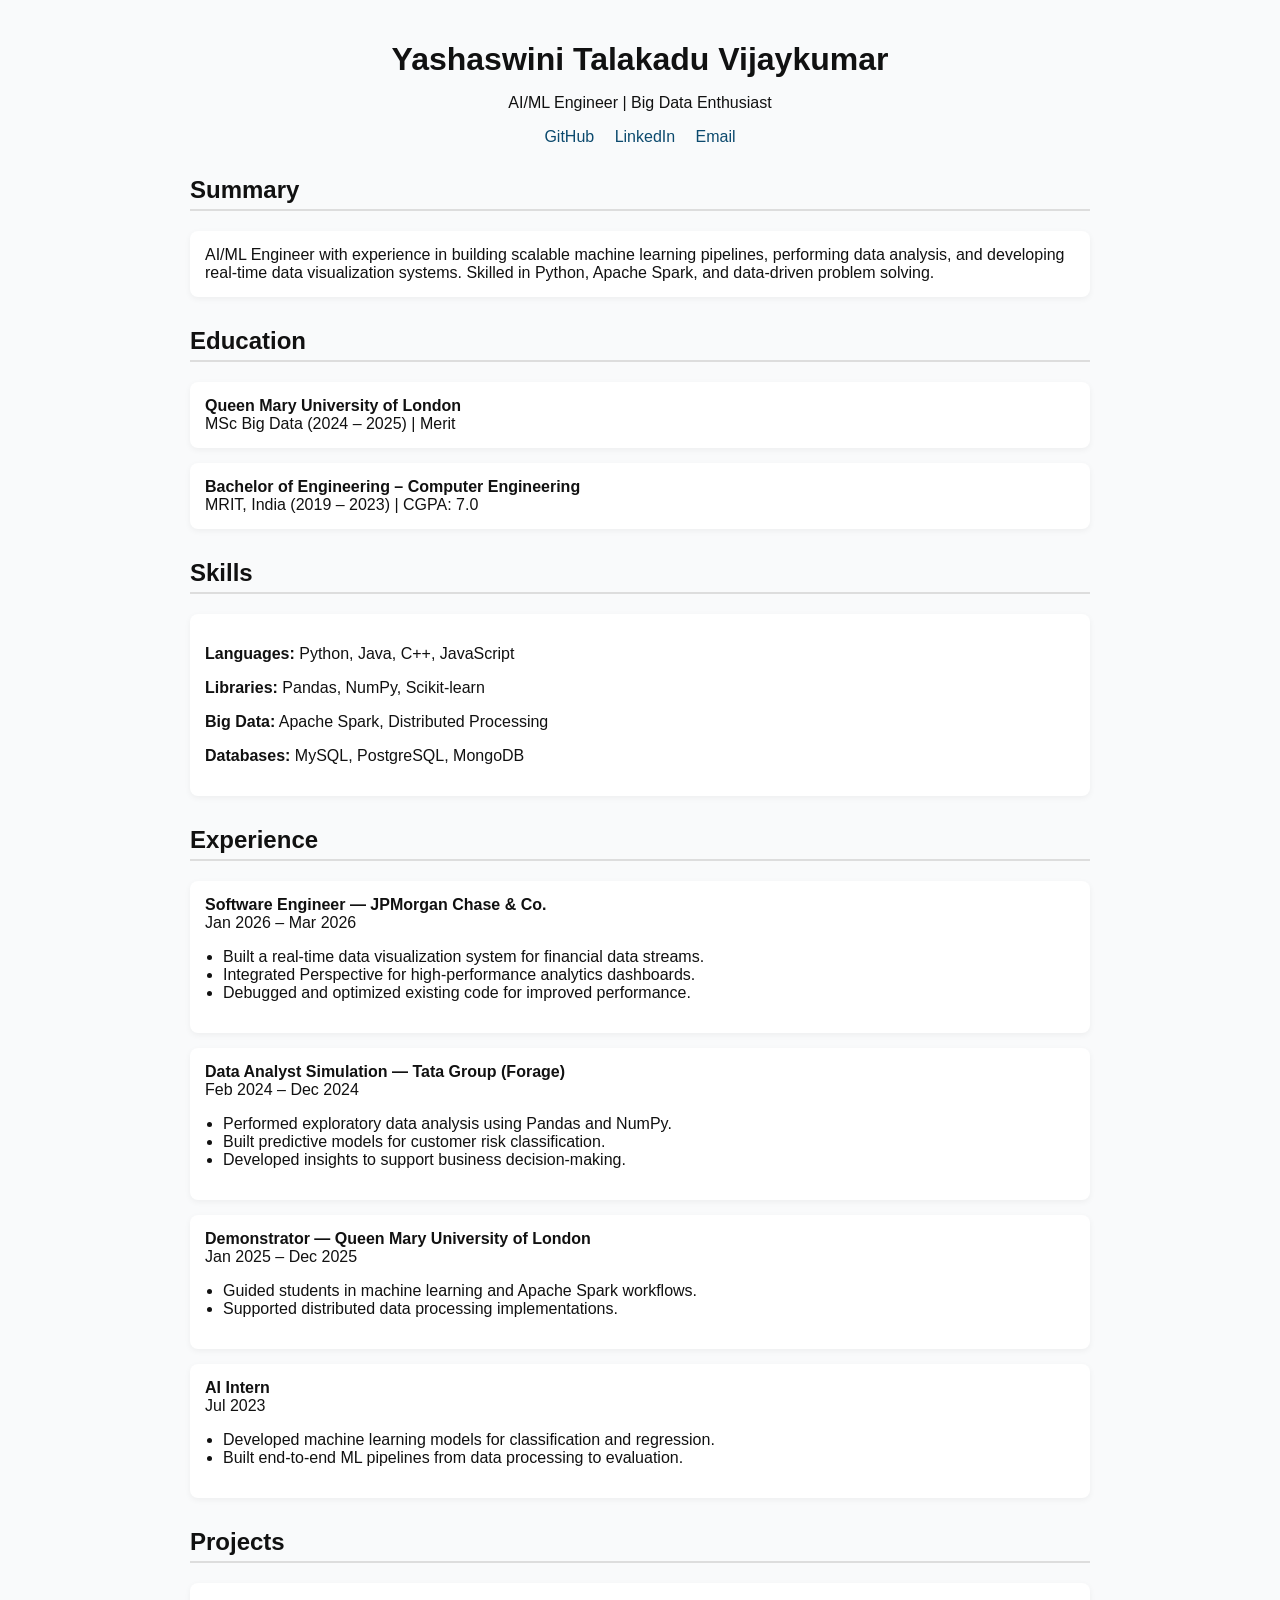
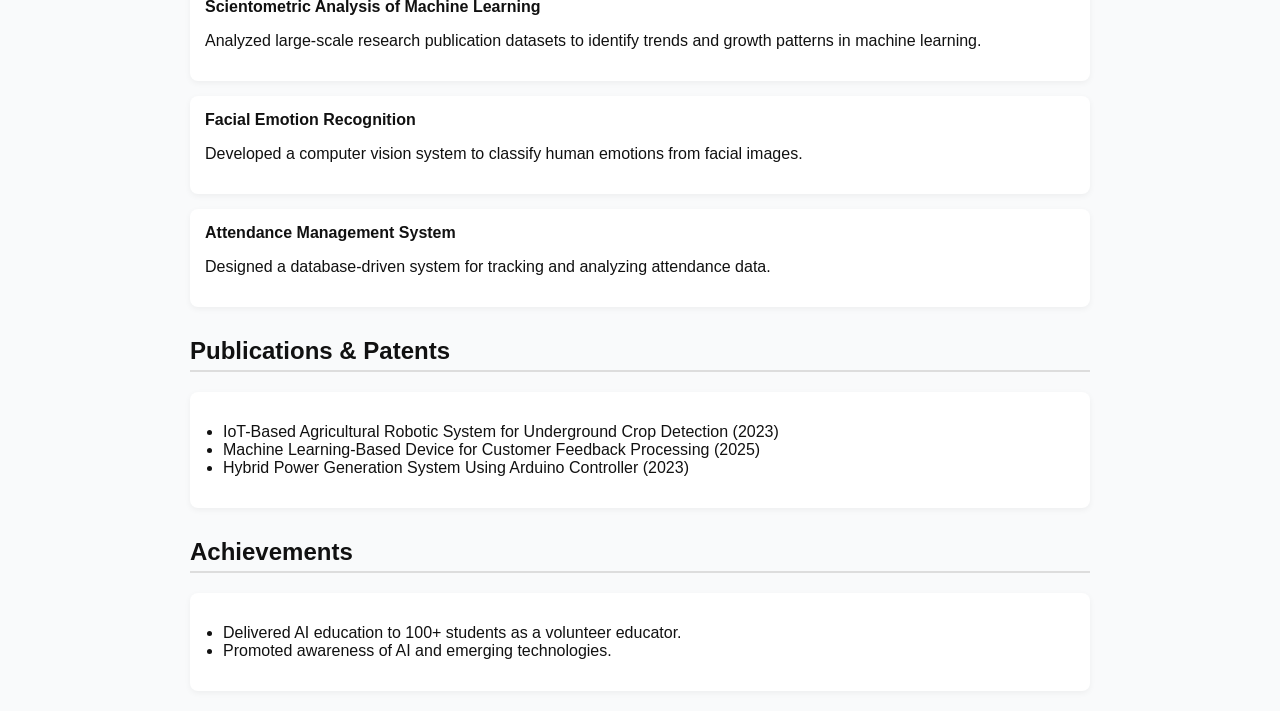
<file: resume/resume.html>
<!doctype html>
<html lang="en">
<head>
  <meta charset="utf-8" />
  <meta name="viewport" content="width=device-width, initial-scale=1" />
  <title>Yashaswini | Portfolio</title>

  <style>
    :root {
      --text: #111;
      --muted: #555;
      --accent: #0c4a6e;
      --bg: #f9fafb;
    }

    body {
      font-family: Arial, sans-serif;
      margin: 0;
      background: var(--bg);
      color: var(--text);
    }

    .container {
      max-width: 900px;
      margin: auto;
      padding: 20px;
    }

    header {
      text-align: center;
      margin-bottom: 30px;
    }

    h1 {
      margin-bottom: 5px;
    }

    .contact a {
      margin: 0 8px;
      text-decoration: none;
      color: var(--accent);
    }

    h2 {
      border-bottom: 2px solid #ddd;
      padding-bottom: 5px;
      margin-top: 30px;
    }

    .card {
      background: white;
      padding: 15px;
      border-radius: 8px;
      margin-top: 15px;
      box-shadow: 0 2px 6px rgba(0,0,0,0.05);
    }

    .card:hover {
      transform: scale(1.01);
      transition: 0.2s;
    }

    ul {
      padding-left: 18px;
    }
  </style>
</head>

<body>
<div class="container">

<header>
  <h1>Yashaswini Talakadu Vijaykumar</h1>
  <p>AI/ML Engineer | Big Data Enthusiast</p>
  <div class="contact">
    <a href="https://github.com/yashaswinitv">GitHub</a>
    <a href="https://www.linkedin.com/in/yashaswini-tv-62b27b211">LinkedIn</a>
    <a href="mailto:yashaswinitv27@gmail.com">Email</a>
  </div>
</header>

<section>
  <h2>Summary</h2>
  <div class="card">
    AI/ML Engineer with experience in building scalable machine learning pipelines, performing data analysis, and developing real-time data visualization systems. Skilled in Python, Apache Spark, and data-driven problem solving.
  </div>
</section>

<section>
  <h2>Education</h2>
  <div class="card">
    <strong>Queen Mary University of London</strong><br>
    MSc Big Data (2024 – 2025) | Merit
  </div>

  <div class="card">
    <strong>Bachelor of Engineering – Computer Engineering</strong><br>
    MRIT, India (2019 – 2023) | CGPA: 7.0
  </div>
</section>

<section>
  <h2>Skills</h2>
  <div class="card">
    <p><strong>Languages:</strong> Python, Java, C++, JavaScript</p>
    <p><strong>Libraries:</strong> Pandas, NumPy, Scikit-learn</p>
    <p><strong>Big Data:</strong> Apache Spark, Distributed Processing</p>
    <p><strong>Databases:</strong> MySQL, PostgreSQL, MongoDB</p>
  </div>
</section>

<section>
  <h2>Experience</h2>

  <div class="card">
    <strong>Software Engineer — JPMorgan Chase & Co.</strong><br>
    Jan 2026 – Mar 2026
    <ul>
      <li>Built a real-time data visualization system for financial data streams.</li>
      <li>Integrated Perspective for high-performance analytics dashboards.</li>
      <li>Debugged and optimized existing code for improved performance.</li>
    </ul>
  </div>

  <div class="card">
    <strong>Data Analyst Simulation — Tata Group (Forage)</strong><br>
    Feb 2024 – Dec 2024
    <ul>
      <li>Performed exploratory data analysis using Pandas and NumPy.</li>
      <li>Built predictive models for customer risk classification.</li>
      <li>Developed insights to support business decision-making.</li>
    </ul>
  </div>

  <div class="card">
    <strong>Demonstrator — Queen Mary University of London</strong><br>
    Jan 2025 – Dec 2025
    <ul>
      <li>Guided students in machine learning and Apache Spark workflows.</li>
      <li>Supported distributed data processing implementations.</li>
    </ul>
  </div>

  <div class="card">
    <strong>AI Intern</strong><br>
    Jul 2023
    <ul>
      <li>Developed machine learning models for classification and regression.</li>
      <li>Built end-to-end ML pipelines from data processing to evaluation.</li>
    </ul>
  </div>

</section>

<section>
  <h2>Projects</h2>

  <div class="card">
    <strong>Scientometric Analysis of Machine Learning</strong><br>
    <p>Analyzed large-scale research publication datasets to identify trends and growth patterns in machine learning.</p>
  </div>

  <div class="card">
    <strong>Facial Emotion Recognition</strong><br>
    <p>Developed a computer vision system to classify human emotions from facial images.</p>
  </div>

  <div class="card">
    <strong>Attendance Management System</strong><br>
    <p>Designed a database-driven system for tracking and analyzing attendance data.</p>
  </div>

</section>

<section>
  <h2>Publications & Patents</h2>
  <div class="card">
    <ul>
      <li>IoT-Based Agricultural Robotic System for Underground Crop Detection (2023)</li>
      <li>Machine Learning-Based Device for Customer Feedback Processing (2025)</li>
      <li>Hybrid Power Generation System Using Arduino Controller (2023)</li>
    </ul>
  </div>
</section>

<section>
  <h2>Achievements</h2>
  <div class="card">
    <ul>
      <li>Delivered AI education to 100+ students as a volunteer educator.</li>
      <li>Promoted awareness of AI and emerging technologies.</li>
    </ul>
  </div>
</section>

</div>
</body>
</html>
</file>
